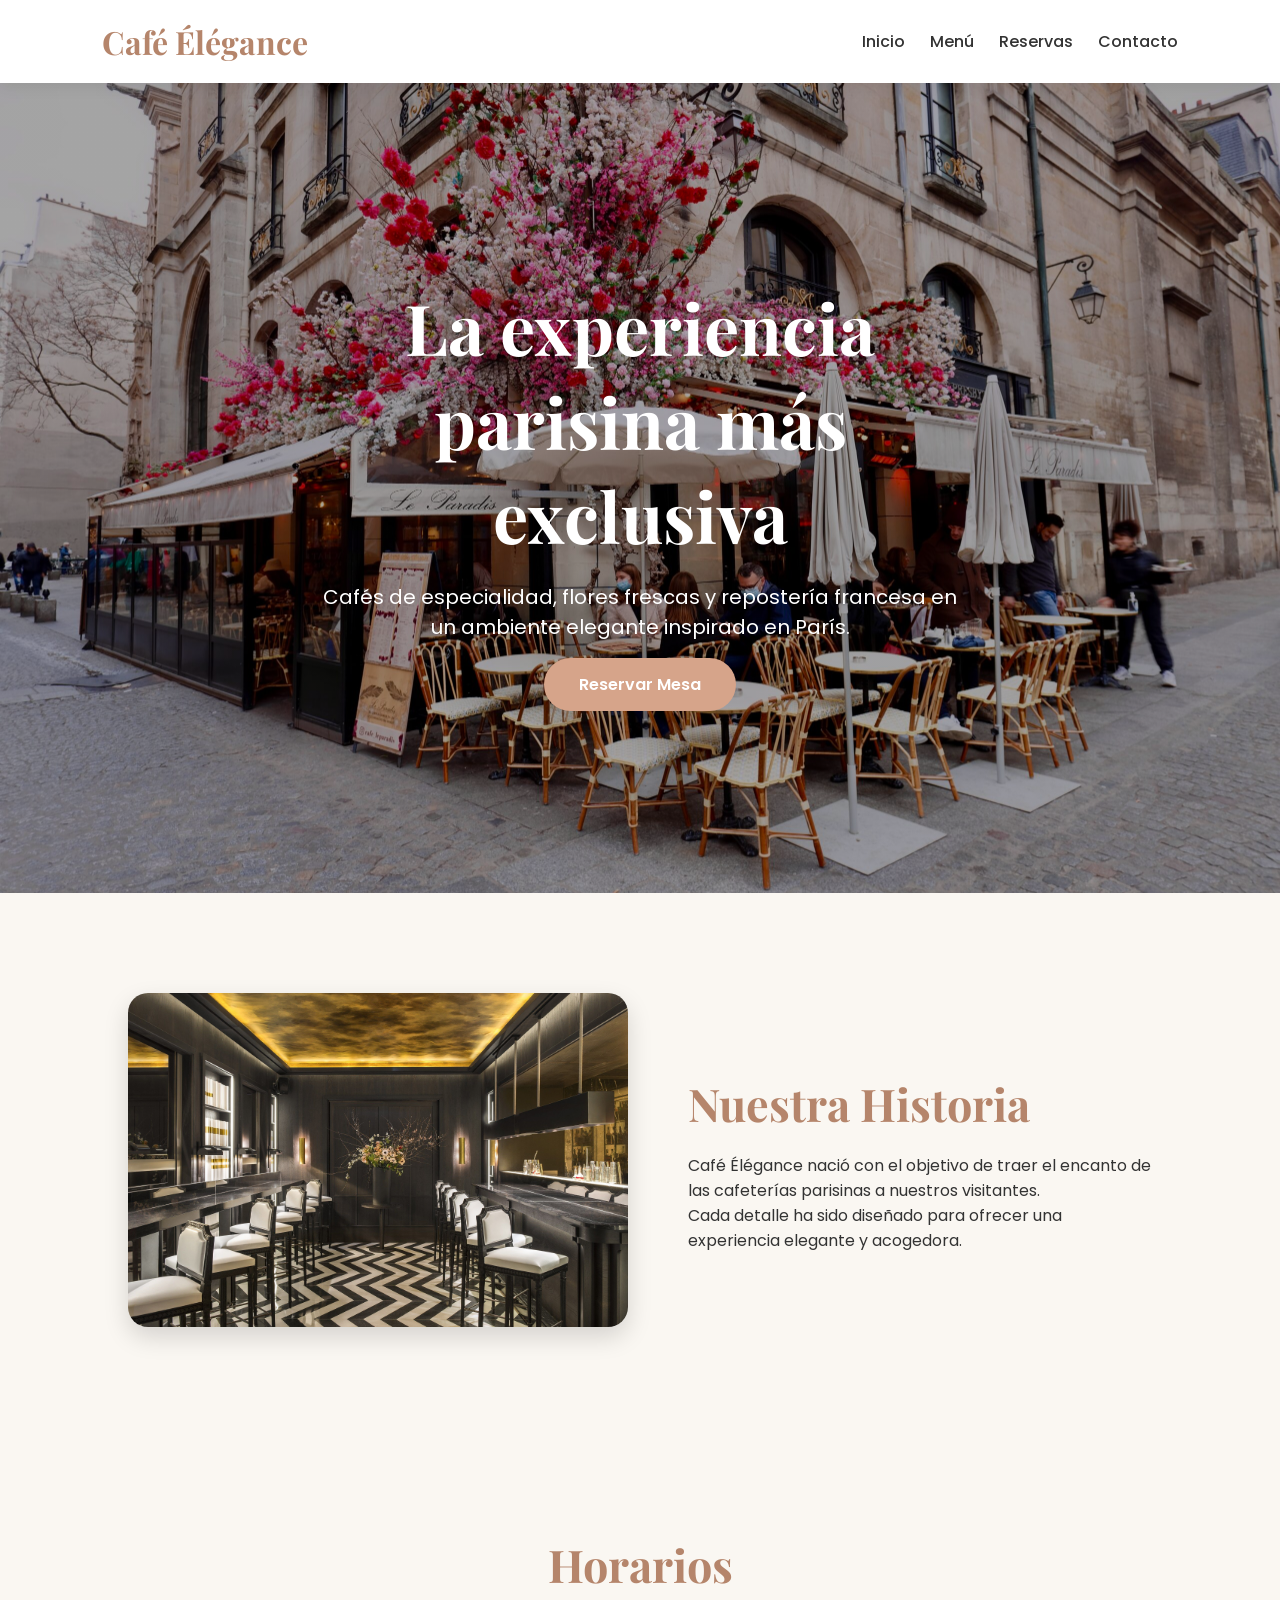
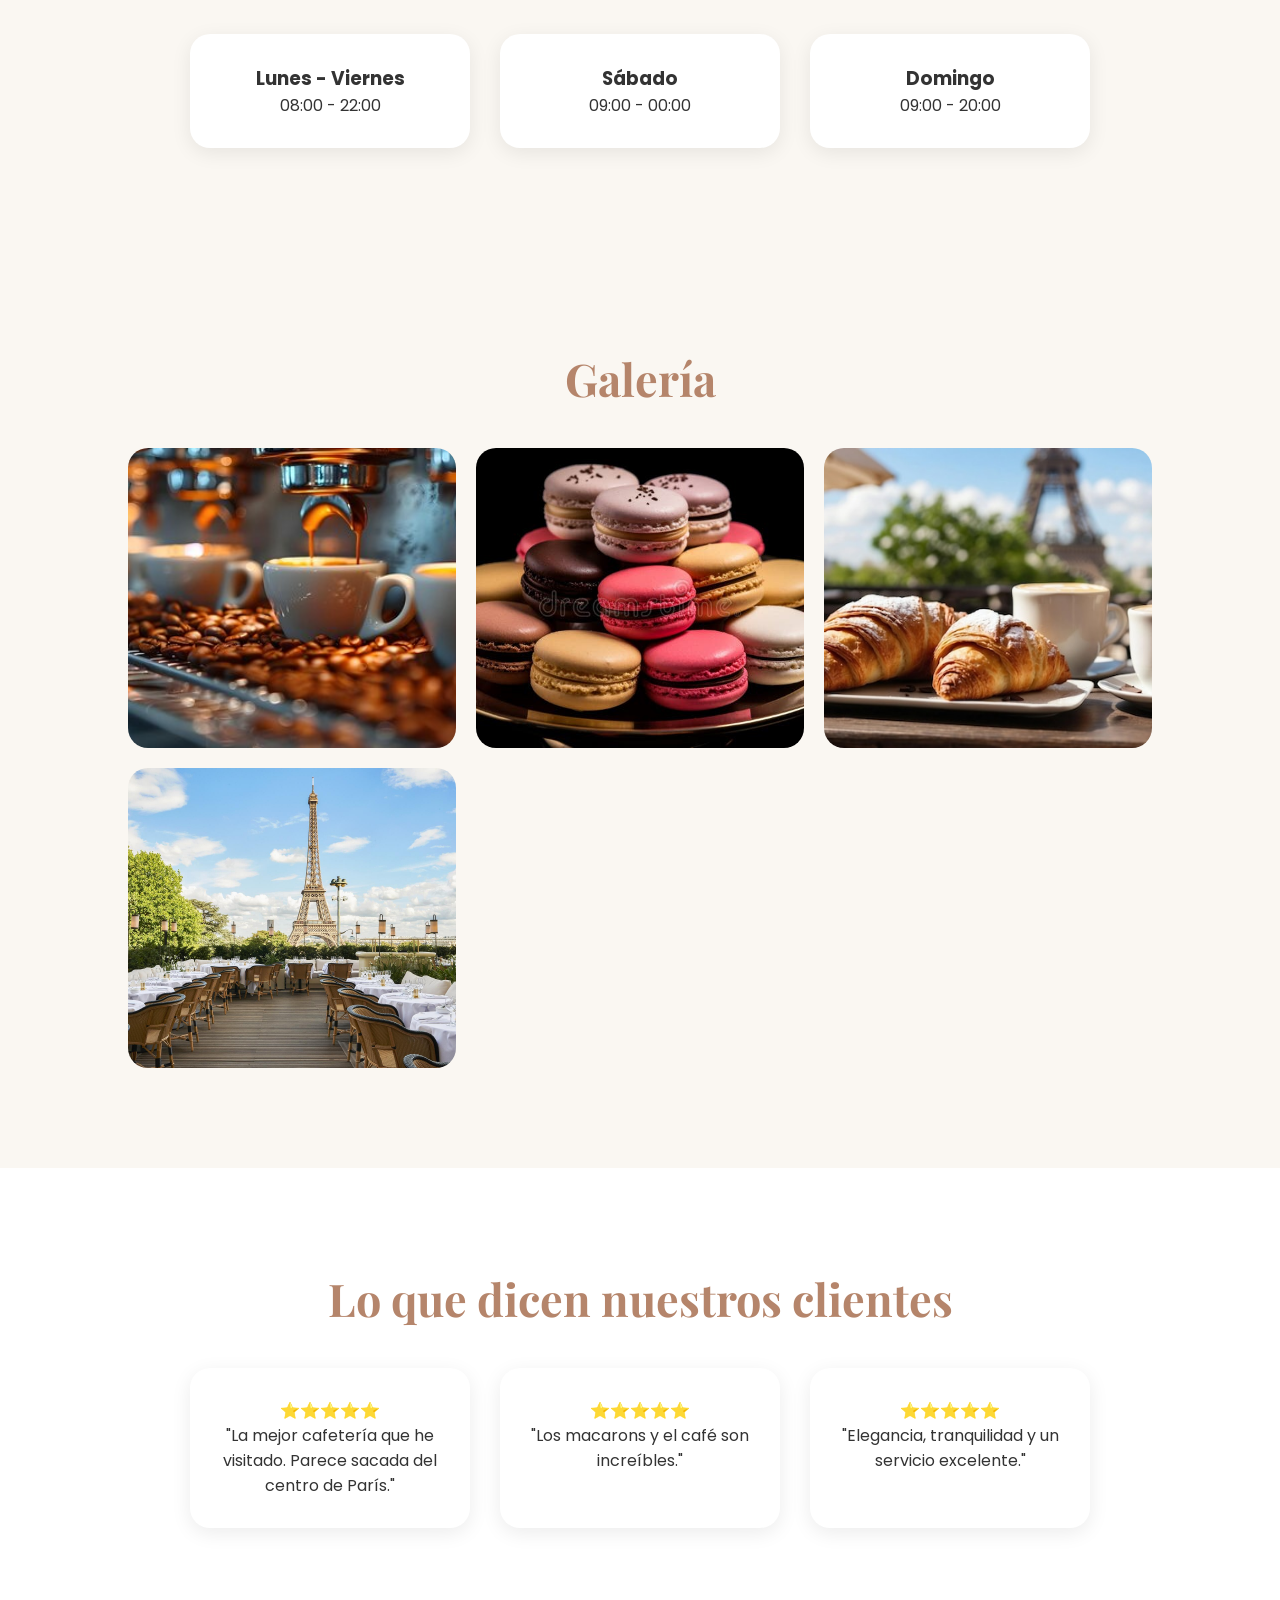
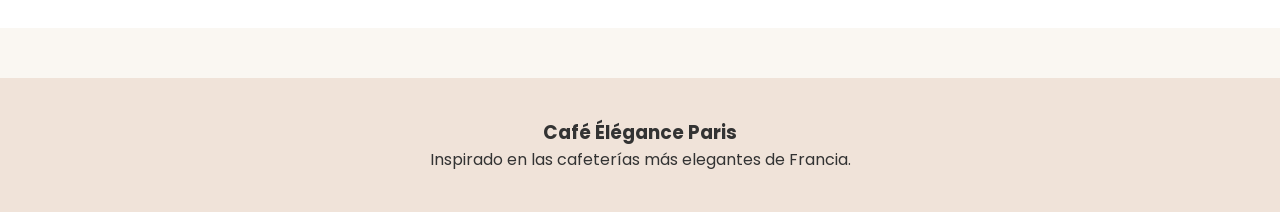
<file: index.html>
<!DOCTYPE html>
<html lang="es">

<head>
    <meta charset="UTF-8">
    <meta name="viewport" content="width=device-width, initial-scale=1.0">
    <title>Café Élégance Paris</title>

    <link rel="stylesheet" href="css/style.css">

    <link href="https://fonts.googleapis.com/css2?family=Playfair+Display:wght@400;700&family=Poppins:wght@300;400;500;600&display=swap" rel="stylesheet">
</head>

<body>

<header>

    <div class="logo">
        Café Élégance
    </div>

    <nav>
        <a href="index.html">Inicio</a>
        <a href="menu.html">Menú</a>
        <a href="reservas.html">Reservas</a>
        <a href="contacto.html">Contacto</a>
    </nav>

</header>

<section class="hero">

    <div class="hero-content">

        <h1>La experiencia parisina más exclusiva</h1>

        <p>
            Cafés de especialidad, flores frescas y repostería francesa
            en un ambiente elegante inspirado en París.
        </p>

        <a href="reservas.html" class="btn">
            Reservar Mesa
        </a>

    </div>

</section>

<section class="historia">

    <div class="historia-img">
        <img src="images/interior.jpg" alt="">
    </div>

    <div class="historia-texto">

        <h2>Nuestra Historia</h2>

        <p>
            Café Élégance nació con el objetivo de traer el encanto de las
            cafeterías parisinas a nuestros visitantes.
        </p>

        <p>
            Cada detalle ha sido diseñado para ofrecer una experiencia
            elegante y acogedora.
        </p>

    </div>

</section>

<section class="horarios">

    <h2>Horarios</h2>

    <div class="cards">

        <div class="card">
            <h3>Lunes - Viernes</h3>
            <p>08:00 - 22:00</p>
        </div>

        <div class="card">
            <h3>Sábado</h3>
            <p>09:00 - 00:00</p>
        </div>

        <div class="card">
            <h3>Domingo</h3>
            <p>09:00 - 20:00</p>
        </div>

    </div>

</section>

<section class="galeria">

    <h2>Galería</h2>

    <div class="grid">

        <img src="images/cafe.jpg">
        <img src="images/macarons.jpg">
        <img src="images/croissant.jpg">
        <img src="images/terraza.jpg">

    </div>

</section>

<section class="opiniones">

    <h2>Lo que dicen nuestros clientes</h2>

    <div class="cards">

        <div class="card">
            ⭐⭐⭐⭐⭐
            <p>
                "La mejor cafetería que he visitado.
                Parece sacada del centro de París."
            </p>
        </div>

        <div class="card">
            ⭐⭐⭐⭐⭐
            <p>
                "Los macarons y el café son increíbles."
            </p>
        </div>

        <div class="card">
            ⭐⭐⭐⭐⭐
            <p>
                "Elegancia, tranquilidad y un servicio excelente."
            </p>
        </div>

    </div>

</section>

<footer>

    <h3>Café Élégance Paris</h3>

    <p>
        Inspirado en las cafeterías más elegantes de Francia.
    </p>

</footer>

</body>
</html>
</file>
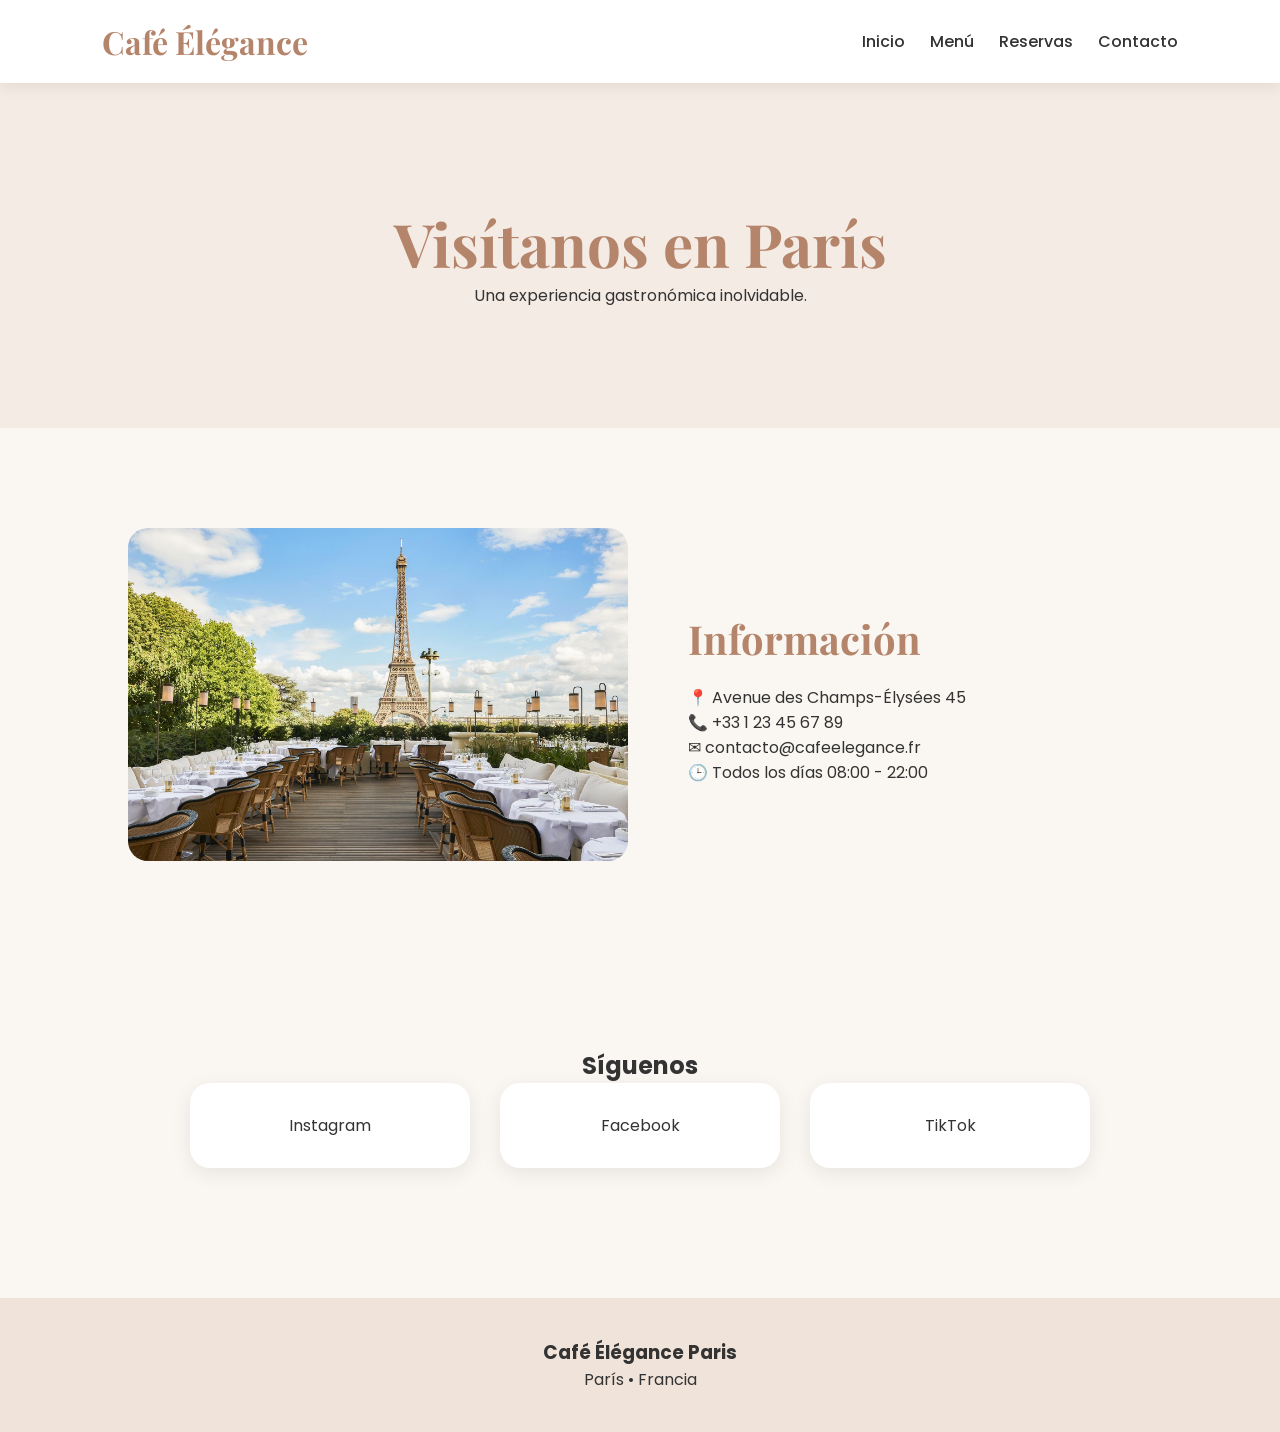
<file: contacto.html>
<!DOCTYPE html>
<html lang="es">

<head>

<meta charset="UTF-8">
<meta name="viewport" content="width=device-width, initial-scale=1.0">

<title>Contacto | Café Élégance</title>

<link rel="stylesheet" href="css/style.css">

<link href="https://fonts.googleapis.com/css2?family=Playfair+Display:wght@400;700&family=Poppins:wght@300;400;500&display=swap" rel="stylesheet">

</head>

<body>

<header>

<div class="logo">
Café Élégance
</div>

<nav>
<a href="index.html">Inicio</a>
<a href="menu.html">Menú</a>
<a href="reservas.html">Reservas</a>
<a href="contacto.html">Contacto</a>
</nav>

</header>

<section class="contacto-hero">

<h1>Visítanos en París</h1>

<p>
Una experiencia gastronómica inolvidable.
</p>

</section>

<section class="contacto-container">

<div class="contacto-img">

<img src="images/terraza.jpg">

</div>

<div class="contacto-info">

<h2>Información</h2>

<p>
📍 Avenue des Champs-Élysées 45
</p>

<p>
📞 +33 1 23 45 67 89
</p>

<p>
✉ contacto@cafeelegance.fr
</p>

<p>
🕒 Todos los días
08:00 - 22:00
</p>

</div>

</section>

<section class="redes">

<h2>Síguenos</h2>

<div class="cards">

<div class="card">
Instagram
</div>

<div class="card">
Facebook
</div>

<div class="card">
TikTok
</div>

</div>

</section>

<footer>

<h3>Café Élégance Paris</h3>

<p>
París • Francia
</p>

</footer>

</body>

</html>
</file>
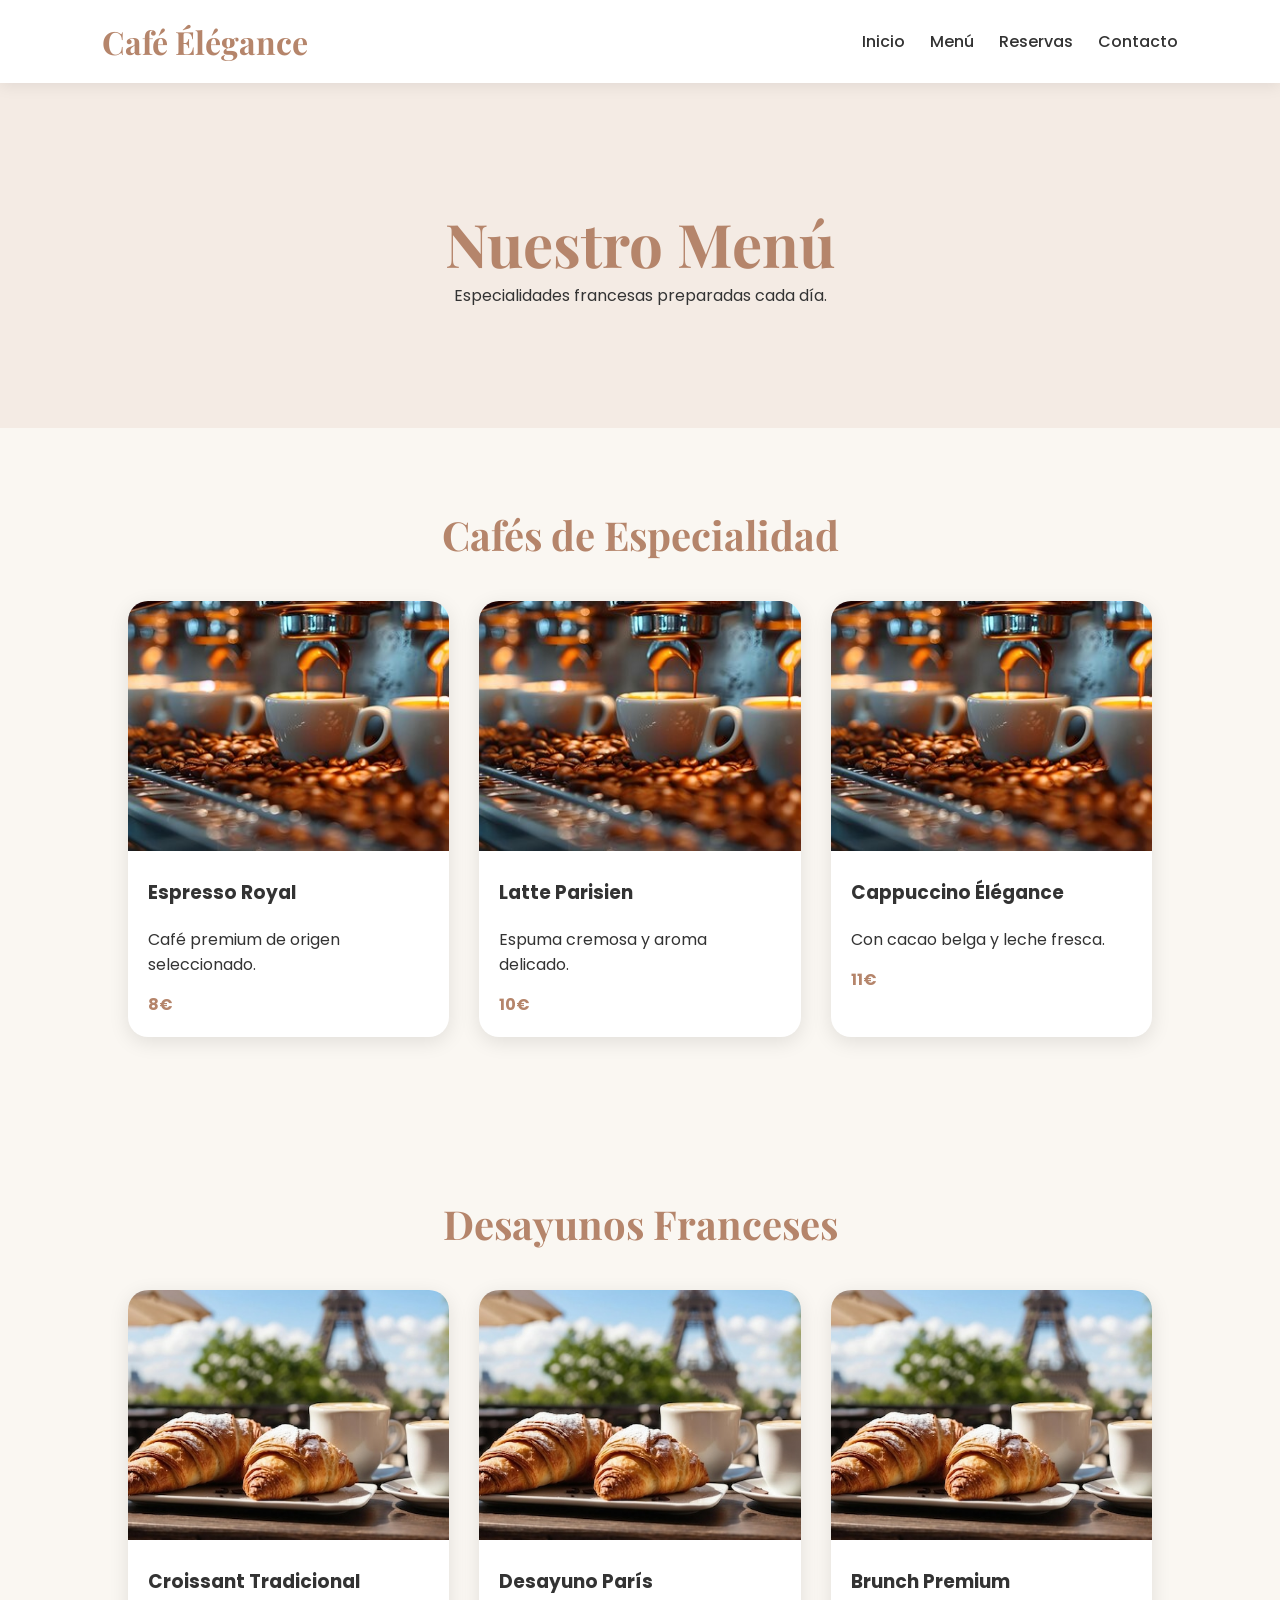
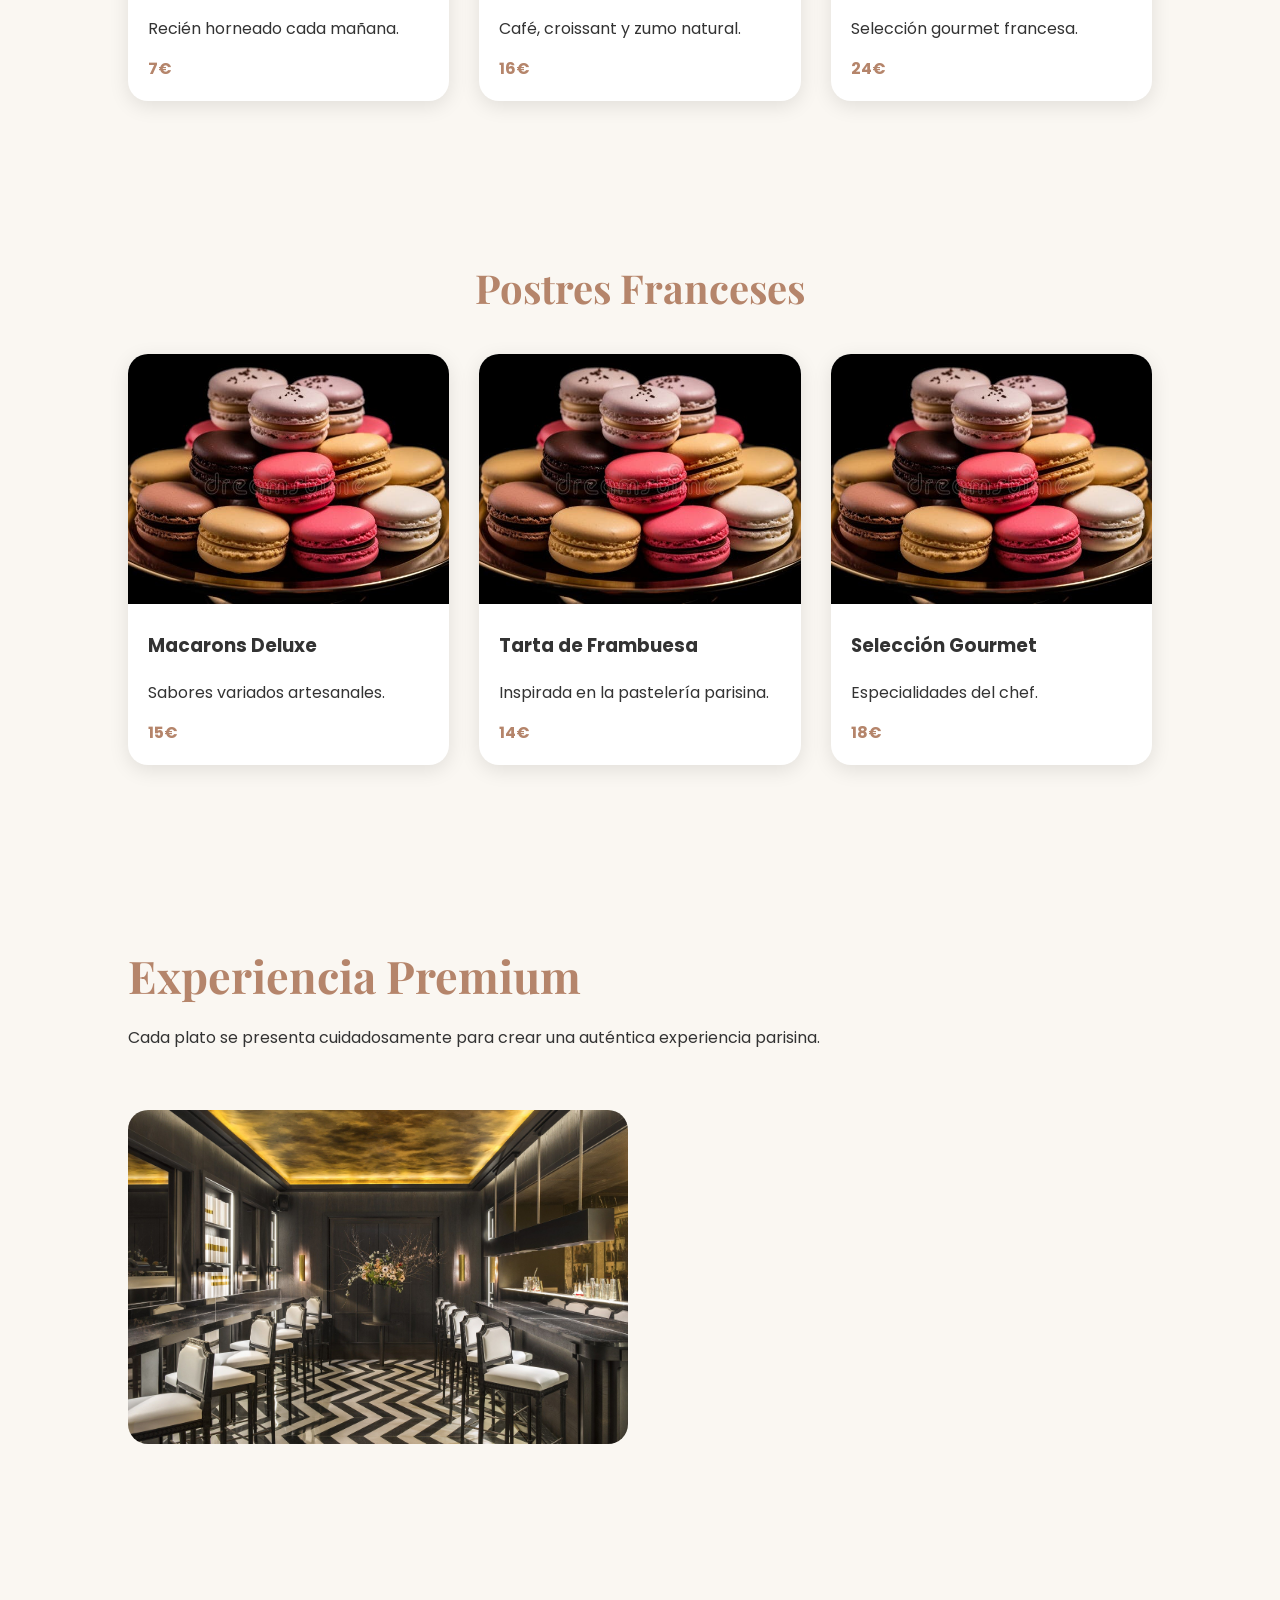
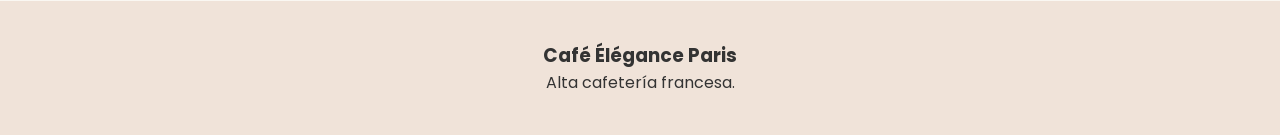
<file: menu.html>
<!DOCTYPE html>
<html lang="es">

<head>
<meta charset="UTF-8">
<meta name="viewport" content="width=device-width, initial-scale=1.0">

<title>Menú | Café Élégance Paris</title>

<link rel="stylesheet" href="css/style.css">

<link href="https://fonts.googleapis.com/css2?family=Playfair+Display:wght@400;700&family=Poppins:wght@300;400;500&display=swap" rel="stylesheet">

</head>

<body>

<header>

<div class="logo">
Café Élégance
</div>

<nav>
<a href="index.html">Inicio</a>
<a href="menu.html">Menú</a>
<a href="reservas.html">Reservas</a>
<a href="contacto.html">Contacto</a>
</nav>

</header>

<section class="hero-menu">

<h1>Nuestro Menú</h1>

<p>
Especialidades francesas preparadas cada día.
</p>

</section>

<section class="menu-section">

<h2>Cafés de Especialidad</h2>

<div class="menu-grid">

<div class="menu-card">

<img src="images/cafe.jpg" alt="Café">

<h3>Espresso Royal</h3>

<p>Café premium de origen seleccionado.</p>

<span>8€</span>

</div>

<div class="menu-card">

<img src="images/cafe.jpg" alt="Café">

<h3>Latte Parisien</h3>

<p>Espuma cremosa y aroma delicado.</p>

<span>10€</span>

</div>

<div class="menu-card">

<img src="images/cafe.jpg" alt="Café">

<h3>Cappuccino Élégance</h3>

<p>Con cacao belga y leche fresca.</p>

<span>11€</span>

</div>

</div>

</section>

<section class="menu-section">

<h2>Desayunos Franceses</h2>

<div class="menu-grid">

<div class="menu-card">

<img src="images/croissant.jpg" alt="Croissant">

<h3>Croissant Tradicional</h3>

<p>Recién horneado cada mañana.</p>

<span>7€</span>

</div>

<div class="menu-card">

<img src="images/croissant.jpg" alt="Croissant">

<h3>Desayuno París</h3>

<p>Café, croissant y zumo natural.</p>

<span>16€</span>

</div>

<div class="menu-card">

<img src="images/croissant.jpg" alt="Croissant">

<h3>Brunch Premium</h3>

<p>Selección gourmet francesa.</p>

<span>24€</span>

</div>

</div>

</section>

<section class="menu-section">

<h2>Postres Franceses</h2>

<div class="menu-grid">

<div class="menu-card">

<img src="images/macarons.jpg" alt="Macarons">

<h3>Macarons Deluxe</h3>

<p>Sabores variados artesanales.</p>

<span>15€</span>

</div>

<div class="menu-card">

<img src="images/macarons.jpg" alt="Postre">

<h3>Tarta de Frambuesa</h3>

<p>Inspirada en la pastelería parisina.</p>

<span>14€</span>

</div>

<div class="menu-card">

<img src="images/macarons.jpg" alt="Postre">

<h3>Selección Gourmet</h3>

<p>Especialidades del chef.</p>

<span>18€</span>

</div>

</div>

</section>

<section class="experiencia">

<div class="experiencia-texto">

<h2>Experiencia Premium</h2>

<p>

Cada plato se presenta cuidadosamente para crear
una auténtica experiencia parisina.

</p>

</div>

<div class="experiencia-imagen">

<img src="images/interior.jpg" alt="Interior">

</div>

</section>

<footer>

<h3>Café Élégance Paris</h3>

<p>
Alta cafetería francesa.
</p>

</footer>

</body>
</html>
</file>
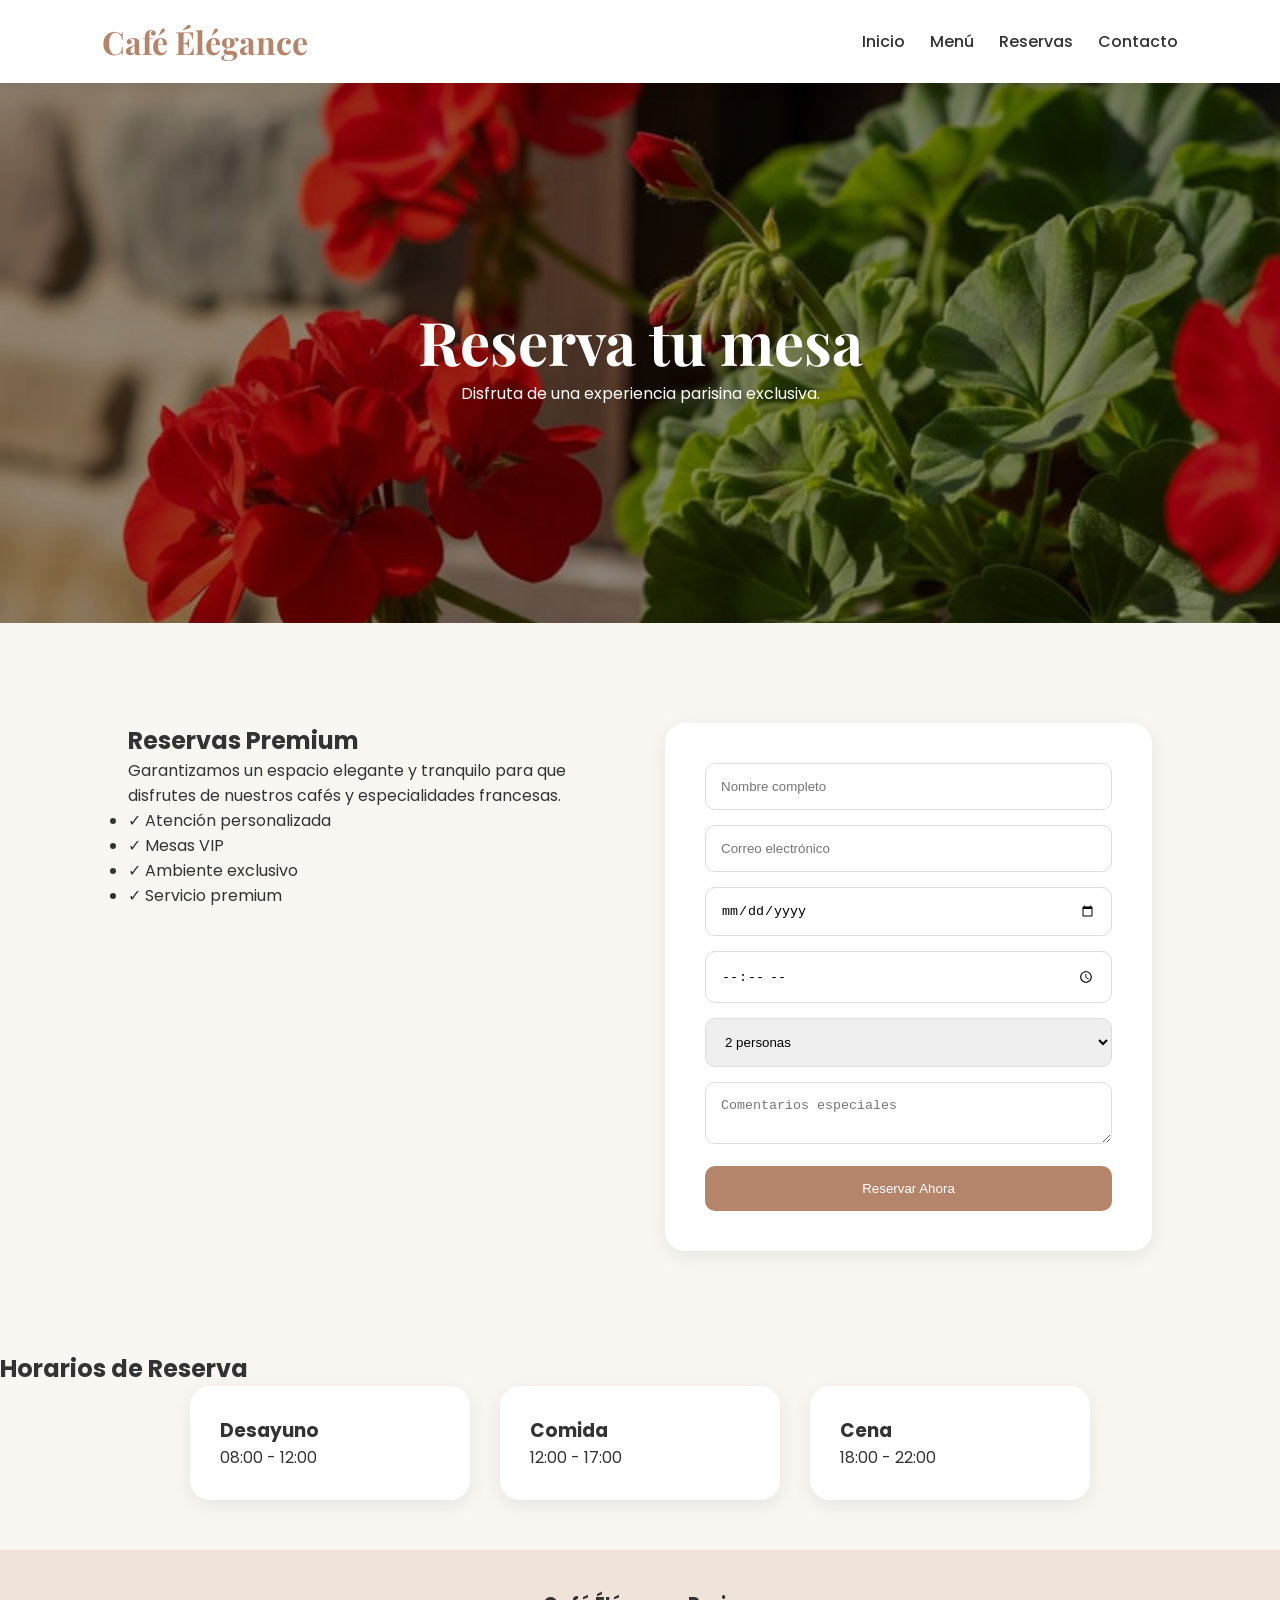
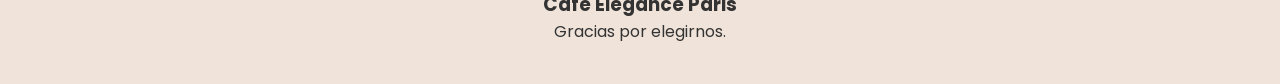
<file: reservas.html>
<!DOCTYPE html>
<html lang="es">

<head>

<meta charset="UTF-8">
<meta name="viewport" content="width=device-width, initial-scale=1.0">

<title>Reservas | Café Élégance</title>

<link rel="stylesheet" href="css/style.css">

<link href="https://fonts.googleapis.com/css2?family=Playfair+Display:wght@400;700&family=Poppins:wght@300;400;500&display=swap" rel="stylesheet">

</head>

<body>

<header>

<div class="logo">
Café Élégance
</div>

<nav>
<a href="index.html">Inicio</a>
<a href="menu.html">Menú</a>
<a href="reservas.html">Reservas</a>
<a href="contacto.html">Contacto</a>
</nav>

</header>

<section class="hero-reservas">

<div class="overlay-reservas">

<h1>Reserva tu mesa</h1>

<p>
Disfruta de una experiencia parisina exclusiva.
</p>

</div>

</section>

<section class="reservas-container">

<div class="reserva-info">

<h2>Reservas Premium</h2>

<p>
Garantizamos un espacio elegante y tranquilo para que
disfrutes de nuestros cafés y especialidades francesas.
</p>

<ul>

<li>✓ Atención personalizada</li>

<li>✓ Mesas VIP</li>

<li>✓ Ambiente exclusivo</li>

<li>✓ Servicio premium</li>

</ul>

</div>

<div class="reserva-form">

<form>

<input type="text" placeholder="Nombre completo" required>

<input type="email" placeholder="Correo electrónico" required>

<input type="date" required>

<input type="time" required>

<select>

<option>2 personas</option>
<option>4 personas</option>
<option>6 personas</option>
<option>8 personas</option>

</select>

<textarea placeholder="Comentarios especiales"></textarea>

<button type="submit">
Reservar Ahora
</button>

</form>

</div>

</section>

<section class="reserva-extra">

<h2>Horarios de Reserva</h2>

<div class="cards">

<div class="card">
<h3>Desayuno</h3>
<p>08:00 - 12:00</p>
</div>

<div class="card">
<h3>Comida</h3>
<p>12:00 - 17:00</p>
</div>

<div class="card">
<h3>Cena</h3>
<p>18:00 - 22:00</p>
</div>

</div>

</section>

<footer>

<h3>Café Élégance Paris</h3>

<p>
Gracias por elegirnos.
</p>

</footer>

</body>

</html>
</file>
<file: css/style.css>
@import url('https://fonts.googleapis.com/css2?family=Playfair+Display:wght@400;700&family=Poppins:wght@300;400;500;600&display=swap');

*{
margin:0;
padding:0;
box-sizing:border-box;
}

body{
font-family:'Poppins',sans-serif;
background:#faf7f2;
color:#333;
}

/* HEADER */

header{
position:sticky;
top:0;
z-index:1000;
background:white;
padding:20px 8%;
display:flex;
justify-content:space-between;
align-items:center;
box-shadow:0 3px 15px rgba(0,0,0,0.08);
}

.logo{
font-family:'Playfair Display',serif;
font-size:32px;
font-weight:bold;
color:#b5856b;
}

nav{
display:flex;
gap:25px;
}

nav a{
text-decoration:none;
color:#333;
font-weight:500;
transition:0.3s;
}

nav a:hover{
color:#b5856b;
}

/* HERO */

.hero{
height:90vh;
background:
linear-gradient(rgba(0,0,0,0.35),rgba(0,0,0,0.35)),
url('../images/hero.jpg');
background-size:cover;
background-position:center;
display:flex;
justify-content:center;
align-items:center;
text-align:center;
}

.hero-content{
max-width:700px;
color:white;
padding:20px;
}

.hero h1{
font-size:70px;
font-family:'Playfair Display',serif;
margin-bottom:20px;
}

.hero p{
font-size:20px;
margin-bottom:30px;
}

.btn{
background:#d6a48a;
color:white;
padding:15px 35px;
border-radius:30px;
text-decoration:none;
font-weight:600;
transition:0.3s;
}

.btn:hover{
background:#b5856b;
}

/* HISTORIA */

.historia{
padding:100px 10%;
display:flex;
align-items:center;
gap:60px;
flex-wrap:wrap;
}

.historia img{
width:500px;
max-width:100%;
border-radius:20px;
box-shadow:0 10px 25px rgba(0,0,0,0.15);
}

.historia-texto{
flex:1;
}

.historia h2{
font-size:45px;
font-family:'Playfair Display',serif;
margin-bottom:20px;
color:#b5856b;
}

/* HORARIOS */

.horarios{
padding:100px 10%;
text-align:center;
}

.horarios h2{
font-size:45px;
margin-bottom:40px;
font-family:'Playfair Display',serif;
color:#b5856b;
}

.cards{
display:flex;
justify-content:center;
gap:30px;
flex-wrap:wrap;
}

.card{
background:white;
padding:30px;
width:280px;
border-radius:20px;
box-shadow:0 5px 20px rgba(0,0,0,0.08);
transition:0.3s;
}

.card:hover{
transform:translateY(-8px);
}

/* GALERIA */

.galeria{
padding:100px 10%;
text-align:center;
}

.galeria h2{
font-size:45px;
margin-bottom:40px;
font-family:'Playfair Display',serif;
color:#b5856b;
}

.grid{
display:grid;
grid-template-columns:repeat(auto-fit,minmax(250px,1fr));
gap:20px;
}

.grid img{
width:100%;
height:300px;
object-fit:cover;
border-radius:20px;
transition:0.4s;
}

.grid img:hover{
transform:scale(1.04);
}

/* OPINIONES */

.opiniones{
padding:100px 10%;
text-align:center;
background:#fff;
}

.opiniones h2{
font-size:45px;
margin-bottom:40px;
font-family:'Playfair Display',serif;
color:#b5856b;
}

/* MENU */

.hero-menu{
padding:120px 20px;
text-align:center;
background:#f4ebe4;
}

.hero-menu h1{
font-size:60px;
font-family:'Playfair Display',serif;
color:#b5856b;
}

.menu-section{
padding:80px 10%;
}

.menu-section h2{
font-size:40px;
margin-bottom:40px;
font-family:'Playfair Display',serif;
color:#b5856b;
text-align:center;
}

.menu-grid{
display:grid;
grid-template-columns:repeat(auto-fit,minmax(280px,1fr));
gap:30px;
}

.menu-card{
background:white;
border-radius:20px;
overflow:hidden;
box-shadow:0 5px 20px rgba(0,0,0,0.1);
transition:0.3s;
}

.menu-card:hover{
transform:translateY(-10px);
}

.menu-card img{
width:100%;
height:250px;
object-fit:cover;
}

.menu-card h3{
padding:20px;
}

.menu-card p{
padding:0 20px 15px;
}

.menu-card span{
display:block;
padding:0 20px 20px;
font-weight:bold;
color:#b5856b;
}

/* EXPERIENCIA */

.experiencia{
padding:100px 10%;
display:flex;
align-items:center;
gap:60px;
flex-wrap:wrap;
}

.experiencia img{
width:500px;
max-width:100%;
border-radius:20px;
}

.experiencia h2{
font-size:45px;
font-family:'Playfair Display',serif;
margin-bottom:20px;
color:#b5856b;
}

/* RESERVAS */

.hero-reservas{
height:60vh;
background:
linear-gradient(rgba(0,0,0,0.4),rgba(0,0,0,0.4)),
url('../images/flores.jpg');
background-size:cover;
background-position:center;
display:flex;
justify-content:center;
align-items:center;
text-align:center;
color:white;
}

.overlay-reservas h1{
font-size:60px;
font-family:'Playfair Display',serif;
}

.reservas-container{
padding:100px 10%;
display:flex;
gap:50px;
flex-wrap:wrap;
}

.reserva-info,
.reserva-form{
flex:1;
}

.reserva-form form{
background:white;
padding:40px;
border-radius:20px;
box-shadow:0 5px 20px rgba(0,0,0,0.08);
}

.reserva-form input,
.reserva-form select,
.reserva-form textarea{
width:100%;
padding:15px;
margin-bottom:15px;
border:1px solid #ddd;
border-radius:10px;
}

.reserva-form button{
width:100%;
padding:15px;
background:#b5856b;
color:white;
border:none;
border-radius:10px;
cursor:pointer;
}

/* CONTACTO */

.contacto-hero{
padding:120px 20px;
text-align:center;
background:#f4ebe4;
}

.contacto-hero h1{
font-size:60px;
font-family:'Playfair Display',serif;
color:#b5856b;
}

.contacto-container{
padding:100px 10%;
display:flex;
gap:60px;
align-items:center;
flex-wrap:wrap;
}

.contacto-container img{
width:500px;
max-width:100%;
border-radius:20px;
}

.contacto-info h2{
font-size:40px;
margin-bottom:20px;
font-family:'Playfair Display',serif;
color:#b5856b;
}

.redes{
padding:80px 10%;
text-align:center;
}

/* FOOTER */

footer{
background:#f0e3d9;
padding:40px;
text-align:center;
margin-top:50px;
}

/* RESPONSIVE */

@media(max-width:768px){

header{
flex-direction:column;
gap:20px;
}

.hero h1{
font-size:45px;
}

.hero-menu h1,
.contacto-hero h1,
.overlay-reservas h1{
font-size:40px;
}

.historia,
.experiencia,
.contacto-container{
flex-direction:column;
}

}
</file>
